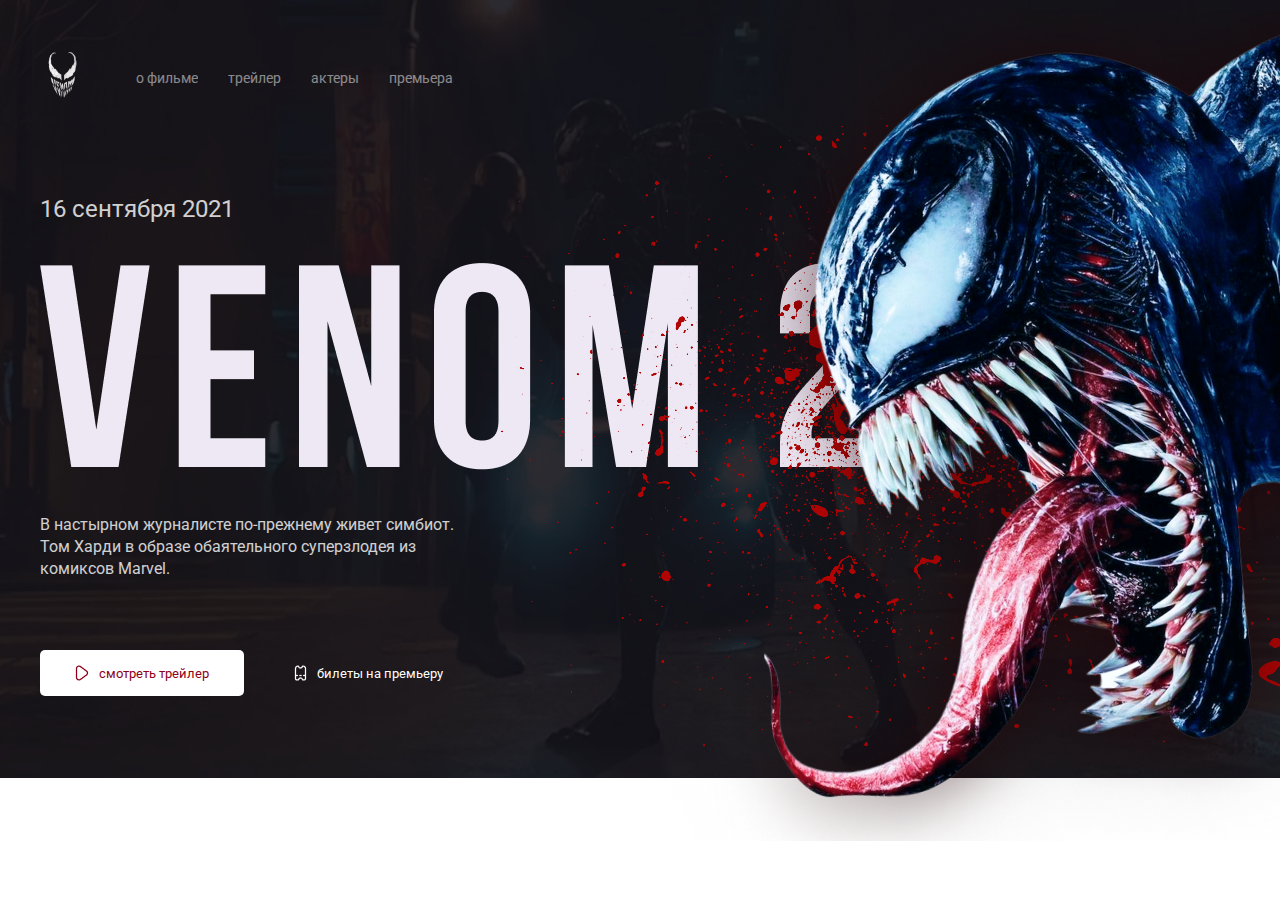
<file: PRVENOM/index.html>
<!DOCTYPE html>
<html lang="en">

<head>
    <meta charset="UTF-8">
    <meta name="viewport" content="width=device-width, initial-scale=1.0">
    <title>Document</title>
    <link rel="stylesheet" href="./style.css">
</head>

<body>
    <header class="container">
        <div class="logo">
            <img src="./img/i-removebg-preview 1.png" alt="">
        </div>
        <nav>
            <ul>
                <li><a href="./about_film.html">о фильме</a></li>
                <li><a href="#">трейлер</a></li>
                <li><a href="#">актеры</a></li>
                <li><a href="#">премьера</a></li>
            </ul>
        </nav>
    </header>
    <div class="text_rigth">
        <img src="./img/Group 6 (2).png" alt="">
    </div>
    <main class="container">
        <div class="text">
            <div class="text_left">
                <h2>16 сентября 2021</h2>
                <img src="./img/Venom 2.png" alt="">
                <p>В настырном журналисте по-прежнему живет симбиот. Том Харди в образе обаятельного суперзлодея из
                    комиксов Marvel.</p>
            </div>
        </div>
        <div class="text_under">
            <button class="btn_left"><img src="./img/Vector.png" alt="">смотреть трейлер</button>
            <button class="btn_rigth"><img src="./img/Group 7.png" alt="">билеты на премьеру</button>
        </div>
    </main>

</body>

</html>
</file>
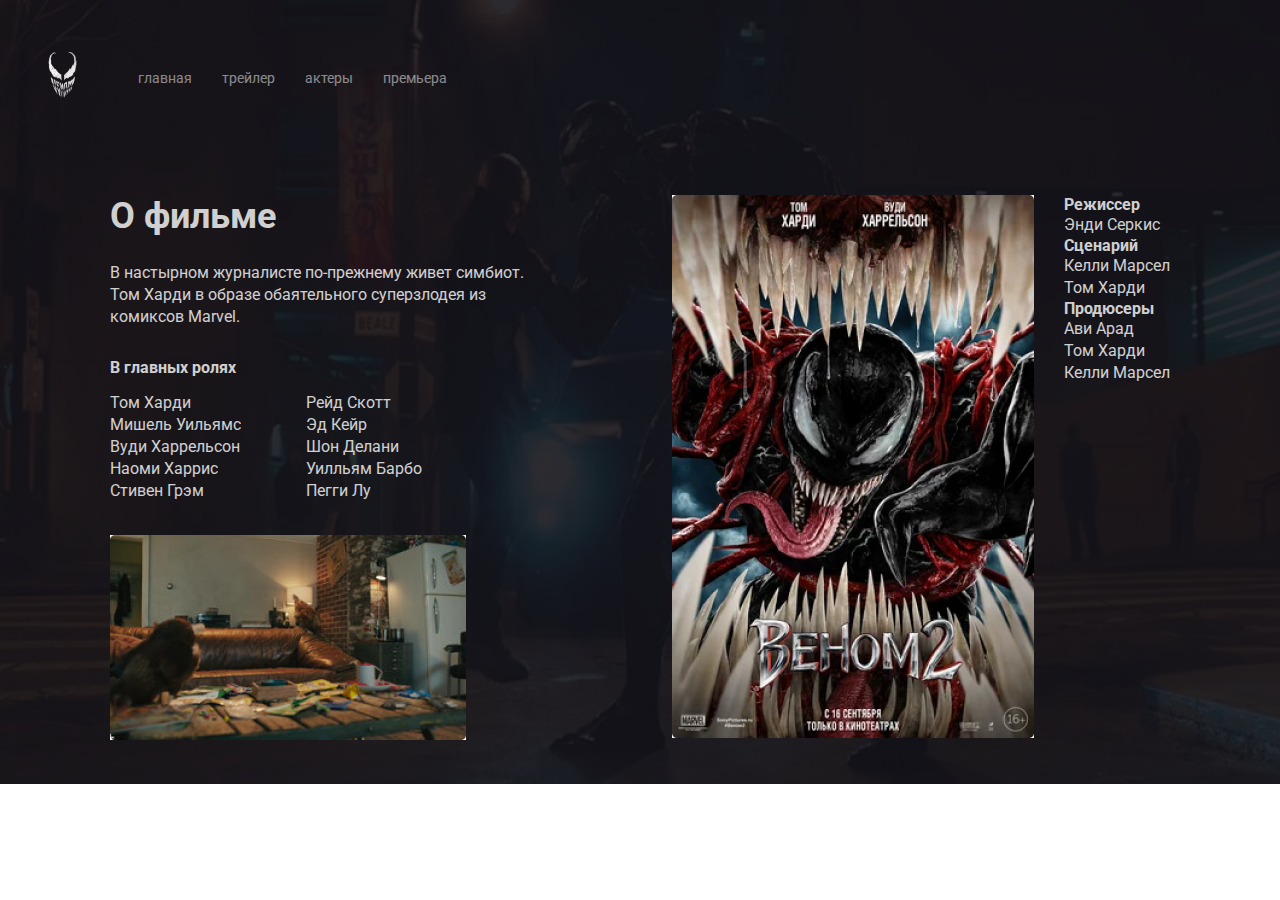
<file: PRVENOM/about_film.html>
<!DOCTYPE html>
<html lang="en">

<head>
    <meta charset="UTF-8">
    <meta name="viewport" content="width=device-width, initial-scale=1.0">
    <title>Document</title>
    <link rel="stylesheet" href="./style_for_film.css">
</head>

<body>
    <header class="container">
        <div class="logo">
            <img src="./img/i-removebg-preview 1.png">
        </div>
        <nav>
            <ul>
                <li><a href="./index.html">главная</a></li>
                <li><a href="#">трейлер</a></li>
                <li><a href="#">актеры</a></li>
                <li><a href="#">премьера</a></li>
            </ul>
        </nav>
    </header>
    <main class="container">
        <div class="text_left">
            <div class="text_top">
                <h1>О фильме</h1>
                <p>В настырном журналисте по-прежнему живет симбиот. Том Харди в образе обаятельного суперзлодея из
                    комиксов Marvel.</p>
            </div>
            <div class="text_under">
                <h2>В главных ролях</h2>
                <div class="text_under_text">
                    <div class="text_under_text_left">
                        <p>Том Харди</p>
                        <p>Мишель Уильямс</p>
                        <p>Вуди Харрельсон</p>
                        <p>Наоми Харрис</p>
                        <p>Стивен Грэм</p>
                    </div>
                    <div class="text_under_text_rigth">
                        <p>Рейд Скотт</p>
                        <p>Эд Кейр</p>
                        <p>Шон Делани</p>
                        <p>Уилльям Барбо</p>
                        <p>Пегги Лу</p>
                    </div>
                </div>
            </div>
            <div class="text_left_under">
                <img src="./img/Rectangle 2.jpg" alt="">
            </div>
        </div>
        <div class="text_rigth">
            <div class="text_rigth_img">
                <img src="./img/image 4.jpg" alt="">
            </div>
            <div class="text_rigth_text">
                <div class="text_rigth_text_info">
                    <h2>Режиссер</h2>
                    <p>Энди Серкис</p>
                </div>
                <div class="text_rigth_text_info">
                    <h2>Сценарий</h2>
                    <p>Келли Марсел</p>
                    <p>Том Харди</p>
                </div>
                <div class="text_rigth_text_info">
                    <h2>Продюсеры</h2>
                    <p>Ави Арад</p>
                    <p>Том Харди</p>
                    <p>Келли Марсел</p>
                </div>
            </div>
        </div>
    </main>
</body>
</html>
</file>
<file: PRVENOM/style.css>
@import url('https://fonts.googleapis.com/css2?family=Roboto:wght@400;700&display=swap');
*{
    margin: 0;
    padding: 0;
    box-sizing: border-box;
    font-family: 'Roboto', sans-serif;
}
body{
    background-image: url(./img/image\ 2.png);
    background-repeat: no-repeat;
    background-size: cover;
}
.container{
    max-width: 1500px;
    padding: 40px;
    margin: 0 auto;

}
header{
    display: flex;
    align-items: center;
}
.logo{
    margin-right: 50px;
}
header nav ul{
    display: flex;
    gap: 30px;
    list-style: none;
}
header ul li a{
    color: white;
    opacity: 50%;
    text-decoration: none;
    font-size: 14px;
    font-weight: 400;
}
main .text{
    display: flex;
}
main .text_left h2{
    font-size: 24px;
    font-weight: 400;
    color: white;
    opacity: 80%;
    margin-bottom: 40px;
}
main .text_left p {
    margin-top: 40px;
    color: white;
    opacity: 80%;
    font-size: 16px;
    font-weight: 400;
    line-height: 22px;
    width: 423px;
}
main .text_under{
    margin-top: 70px;
    display: flex;
    gap: 50px;
    align-items: center;
}
button{
    cursor: pointer;
}
main .text_under .btn_left{
    width: 204px;
    height: 46px;
    background: white;
    border-radius: 5px;
    border: none;
    display: flex;
    align-items: center;
    justify-content: center;
    color:#8D0019;
    gap: 10px;
}
main .text_under .btn_rigth{
    background: none;
    border: none;
    color:white;
    display: flex;
    align-items: center;
    justify-content: center;
    gap: 10px;
}
.text_rigth img{
    position: absolute;
    right: 0;
    top:10px;
}
.text_rigth{
    display: flex;
    gap: 30px;
}
.text_right_text_info h2{
    margin: 5px;
}
.text_right_text_info{
    margin-bottom: 20px;
}
</file>
<file: PRVENOM/style_for_film.css>
@import url('https://fonts.googleapis.com/css2?family=Roboto:wght@400;700&display=swap');

* {
    margin: 0;
    padding: 0;
    box-sizing: border-box;
    font-family: 'Roboto', sans-serif;
}

body {
    background-image: url(./img/image\ 2.png);
    background-repeat: no-repeat;
    background-size: cover;
}

.container {
    max-width: 1500px;
    padding: 40px;
    margin: 0 auto;

}

header {
    display: flex;
    align-items: center;
}

.logo {
    margin-right: 52px;
}

header nav ul {
    display: flex;
    gap: 30px;
    list-style: none;
}

header ul li a {
    color: white;
    opacity: 50%;
    text-decoration: none;
    font-size: 14px;
    font-weight: 400;
}


main {
    display: flex;
    justify-content: space-around;
}

main p {
    font-size: 16px;
    font-weight: 400;
    line-height: 22px;
    color: white;
    opacity: 80%;
}

main h2 {
    font-size: 16px;
    font-weight: 700;
    text-align: left;
    color: white;
    opacity: 80%;
}
.text_top p{
    margin-top: 25px;
    width: 423px;
    margin-bottom: 30px;
}
.text_top h1 {
    font-size: 36px;
    font-weight: 700;
    color: white;
    opacity: 80%;
}
.text_under_text{
    margin-top: 15px;
    display: flex;
    gap: 65px;
    margin-bottom: 33px;
}
.text_under_text_left{
    display: flex;
    flex-direction: column;
}
.text_rigth{
    display: flex;
    gap: 30px;
}
.text_right_text_info h2{
    margin: 5px;
}
.text_right_text_info{
    margin-bottom: 20px;
}
</file>
